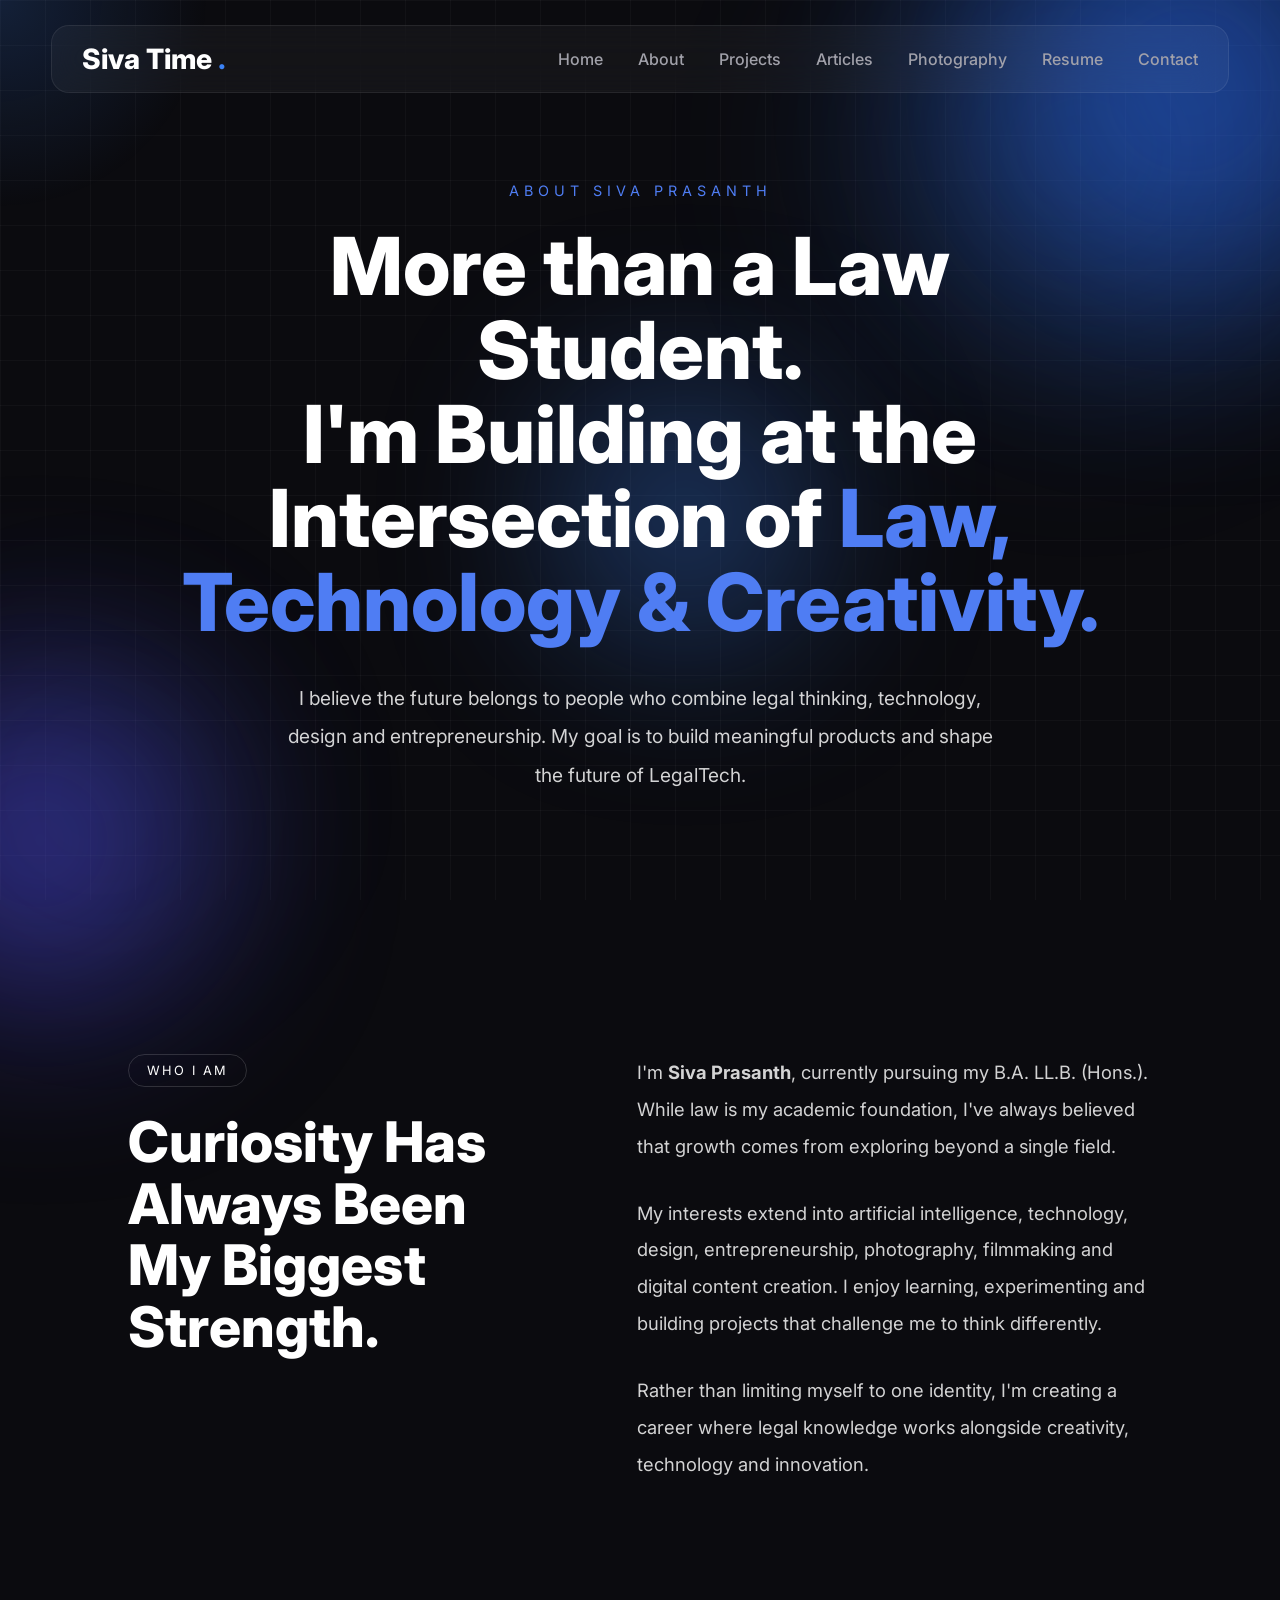
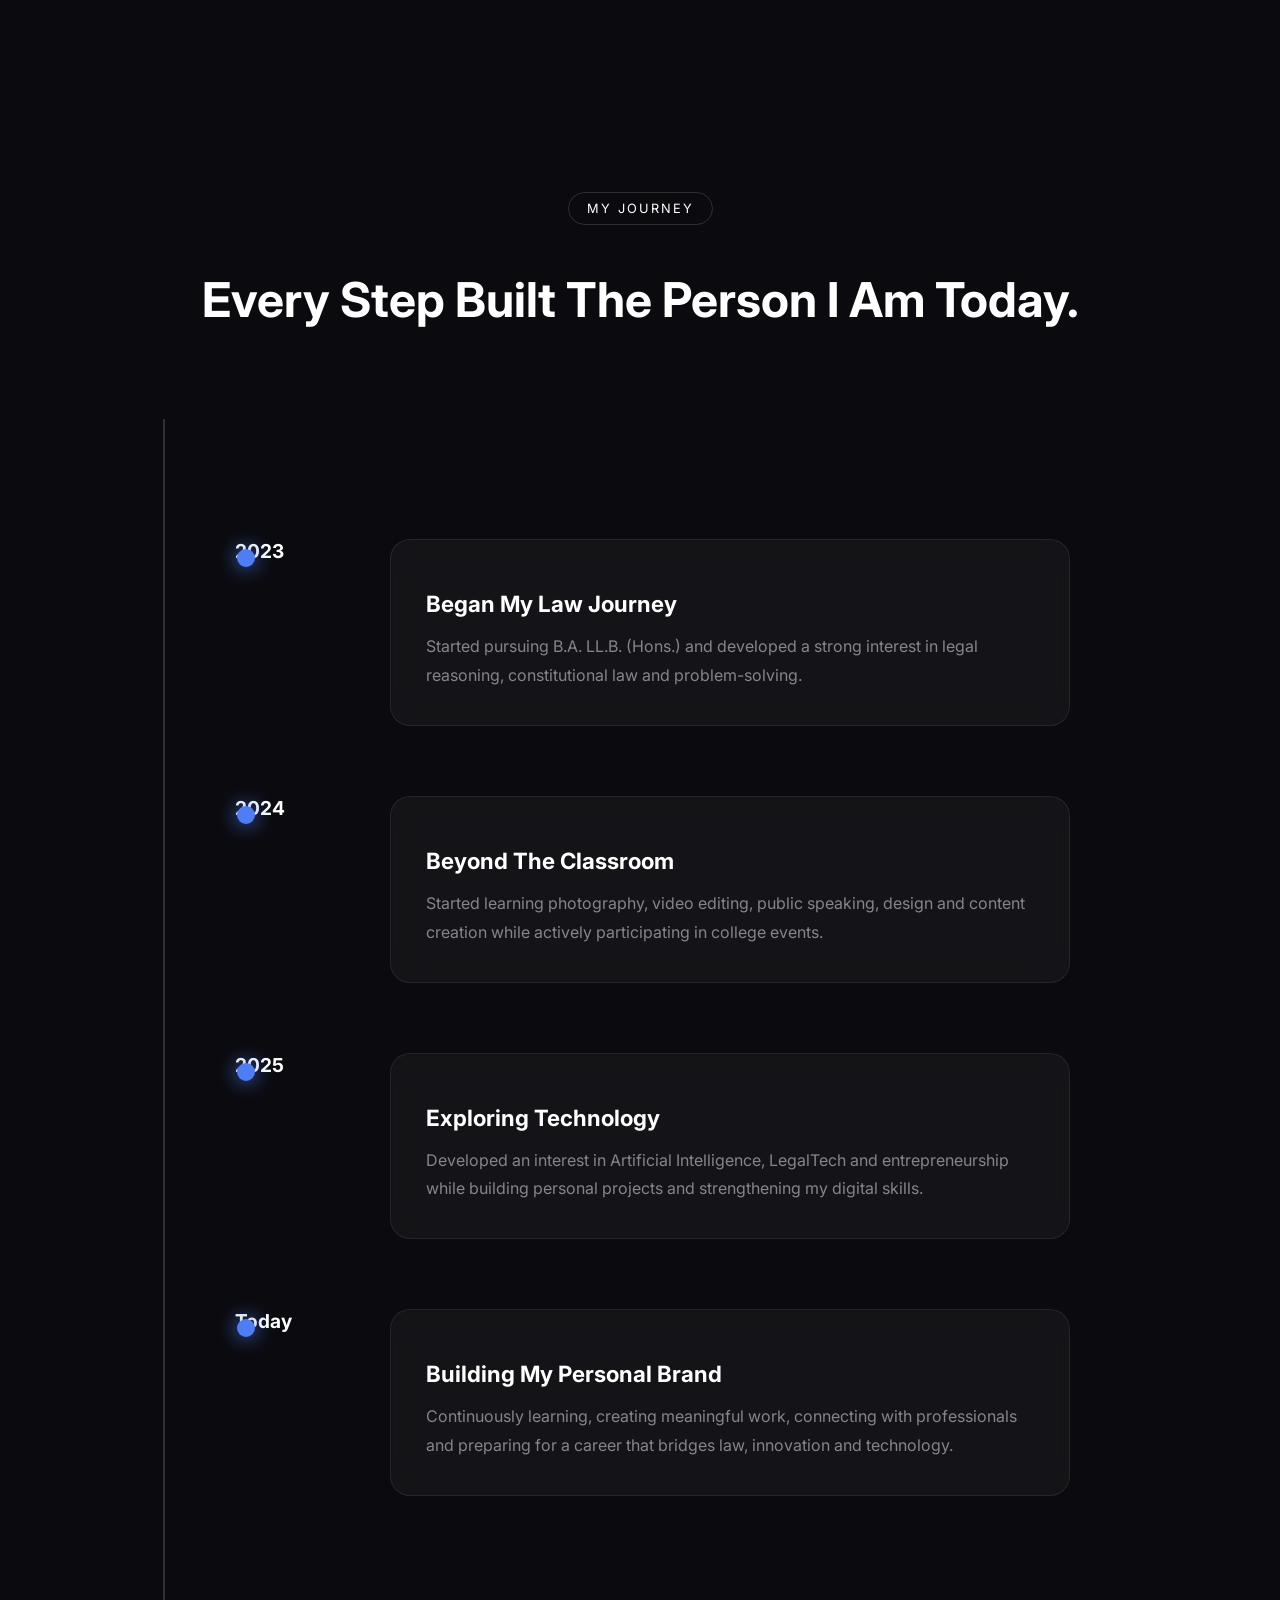
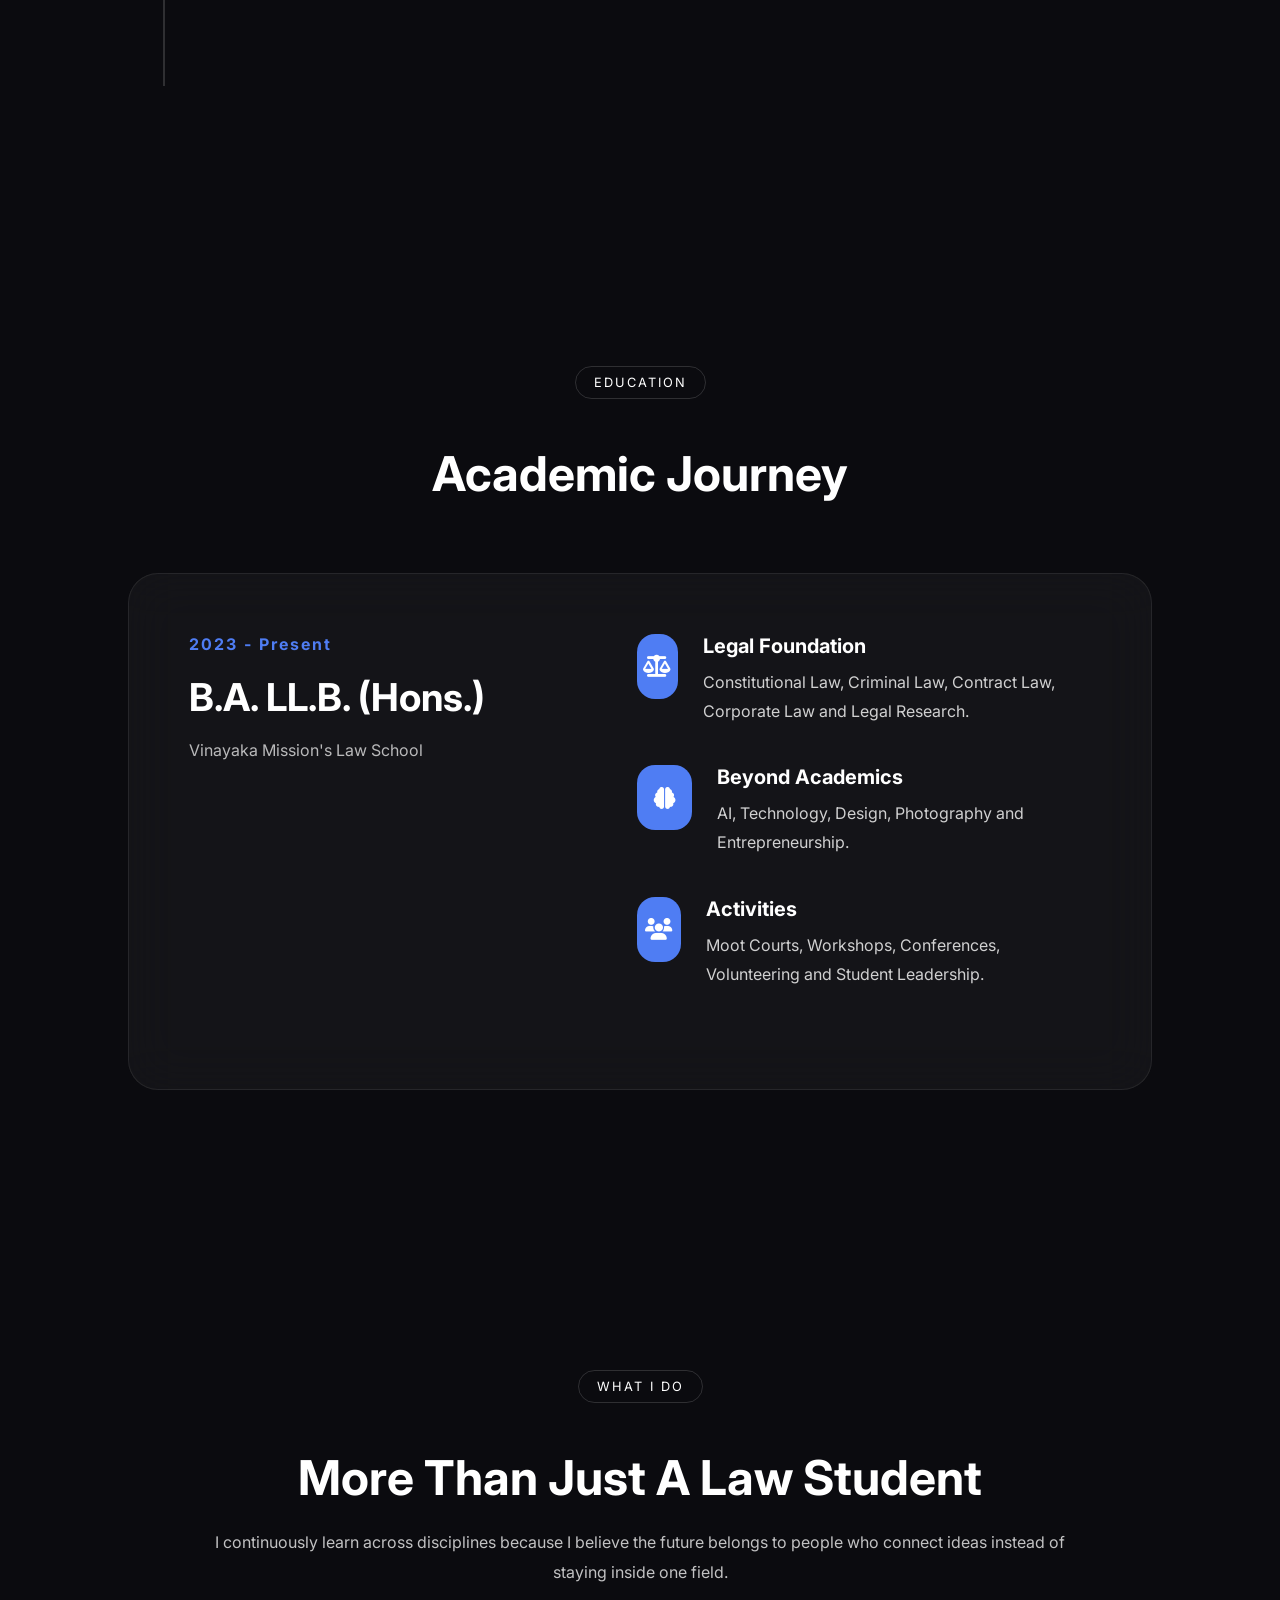
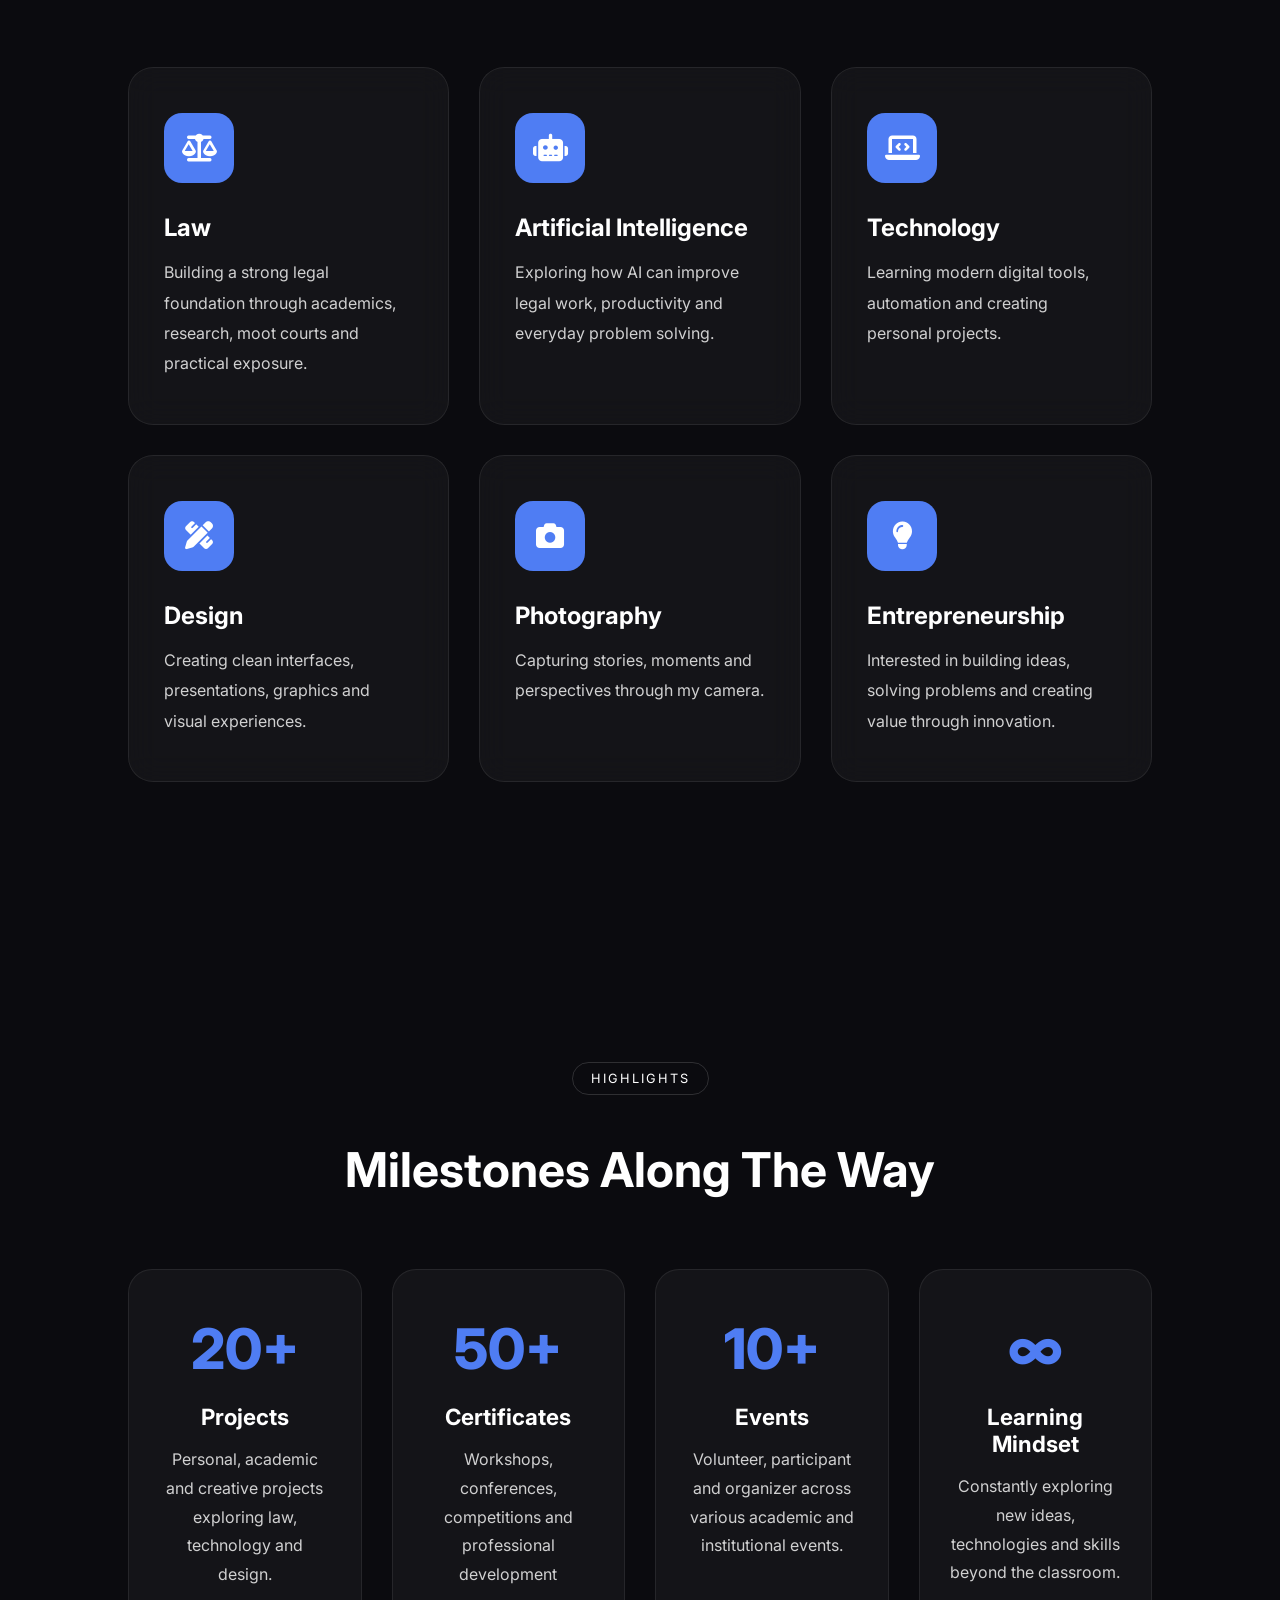
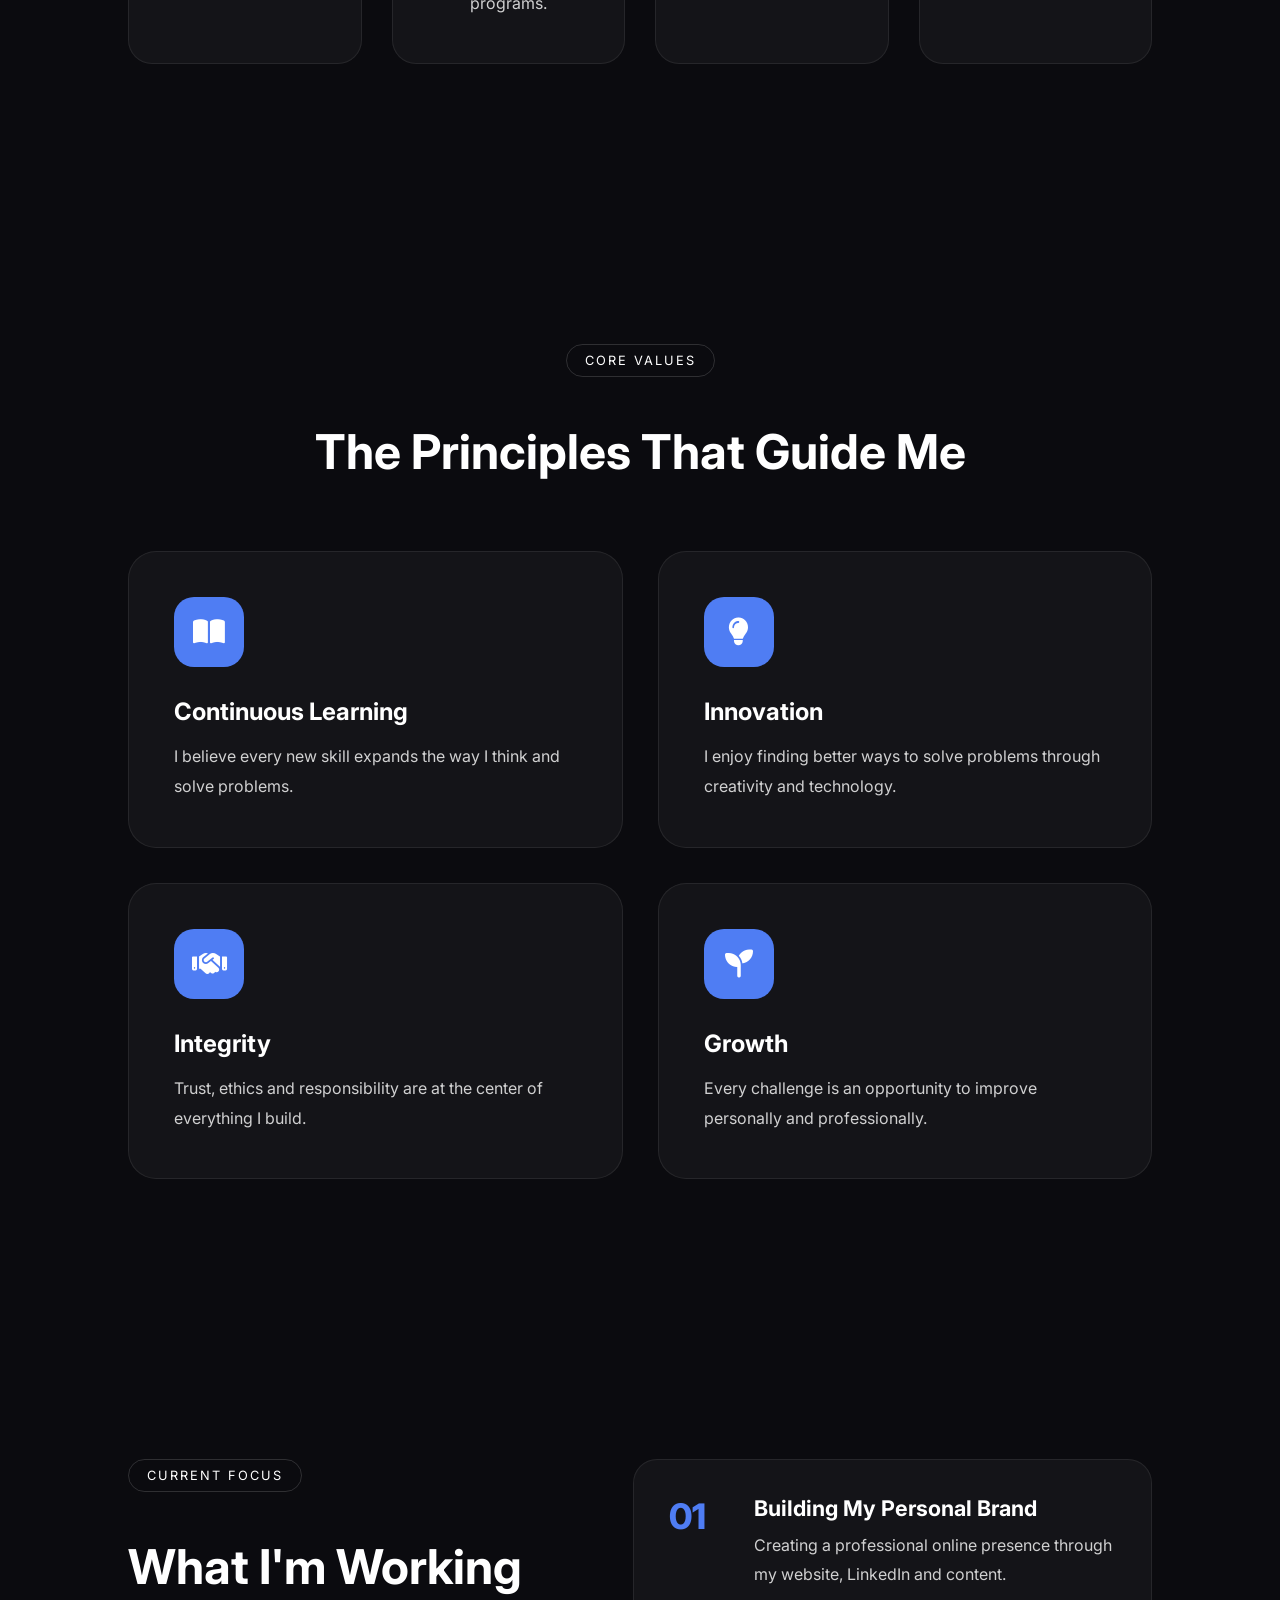
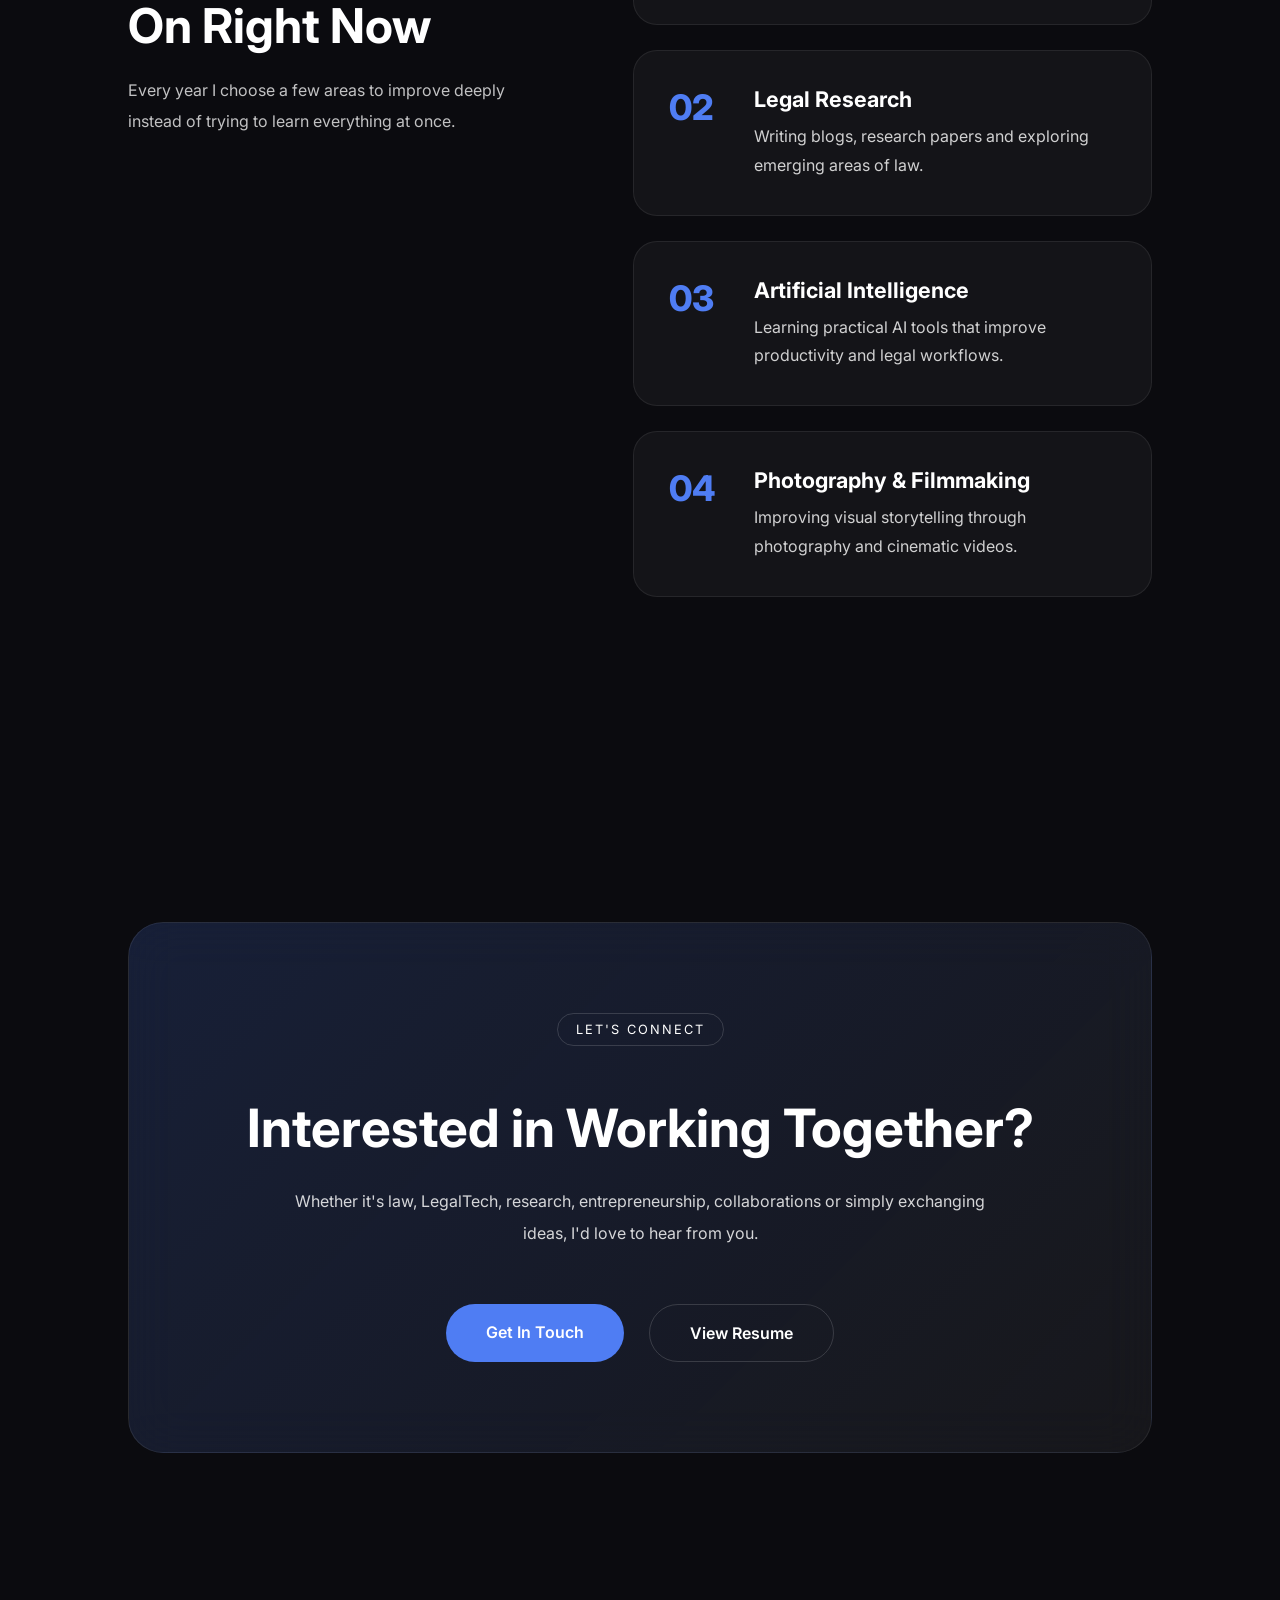
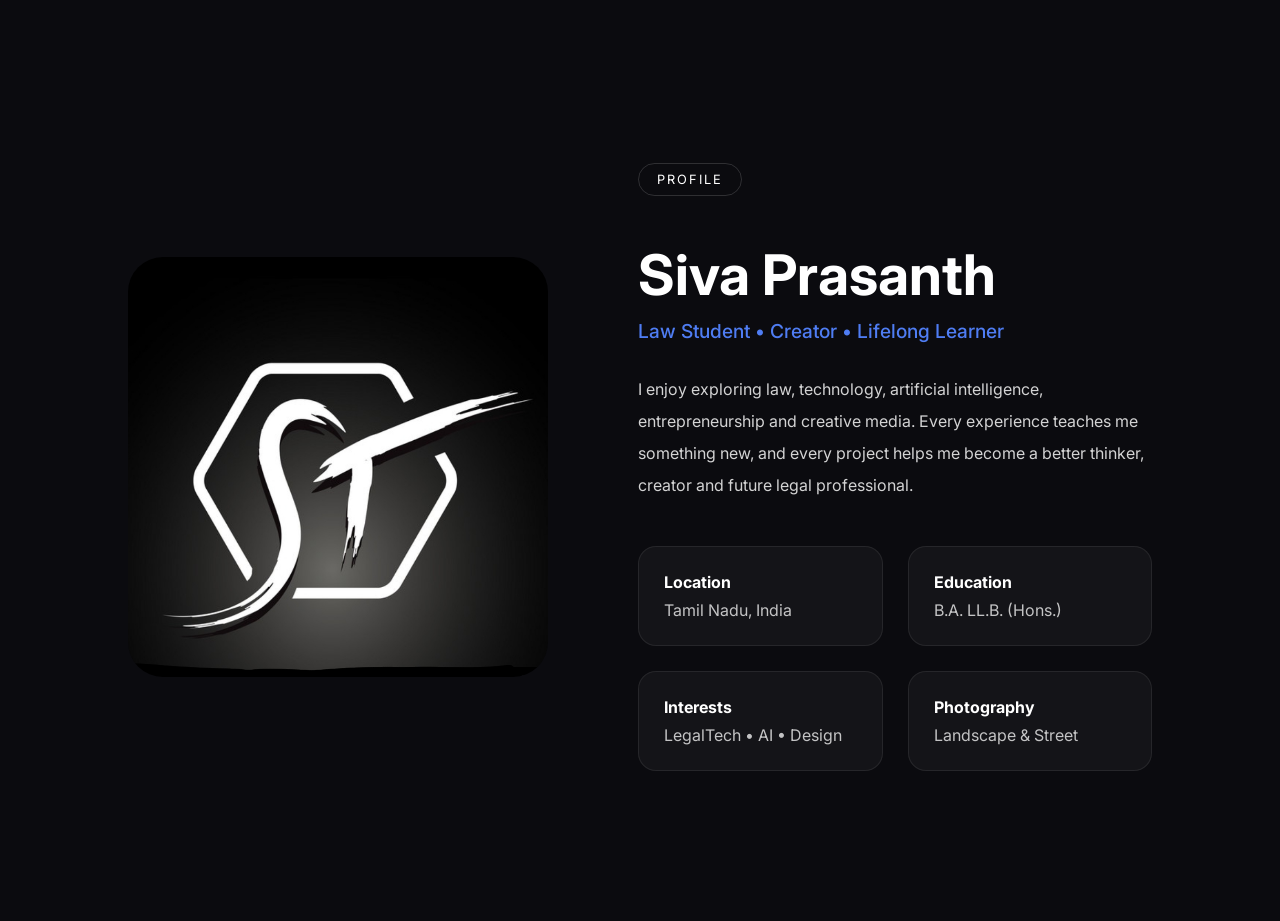
<file: about.html>
<!DOCTYPE html>
<html lang="en">

<head>
    <meta charset="UTF-8">
    <meta name="viewport" content="width=device-width, initial-scale=1.0">

    <title>About | Siva Prasanth</title>

    <meta name="description" content="Learn more about Siva Prasanth.">

    <link rel="stylesheet" href="css/variables.css">
    <link rel="stylesheet" href="css/style.css">
    <link rel="stylesheet" href="css/about.css">
    <link rel="stylesheet" href="css/animation.css">
    <link rel="stylesheet" href="css/responsive.css">

    <link rel="preconnect" href="https://fonts.googleapis.com">
    <link rel="preconnect" href="https://fonts.gstatic.com" crossorigin>

    <link href="https://fonts.googleapis.com/css2?family=Inter:wght@300;400;500;600;700;800;900&display=swap" rel="stylesheet">

    <link rel="stylesheet"
        href="https://cdnjs.cloudflare.com/ajax/libs/font-awesome/6.7.2/css/all.min.css">

</head>

<body>

<div class="mouse-glow"></div>

<div class="background-grid"></div>

<div class="floating-blur blur1"></div>
<div class="floating-blur blur2"></div>
<div class="floating-blur blur3"></div>

<header>

    <nav class="navbar">

        <div class="logo">
            Siva Time <span>.</span>
        </div>

        <ul class="nav-links">
            <li><a href="index.html">Home</a></li>
            <li><a class="active" href="about.html">About</a></li>
            <li><a href="projects.html">Projects</a></li>
            <li><a href="articles.html">Articles</a></li>
            <li><a href="photography.html">Photography</a></li>
            <li><a href="resume.html">Resume</a></li>
            <li><a href="contact.html">Contact</a></li>
        </ul>

        <div class="menu-btn">
            <i class="fas fa-bars"></i>
        </div>

    </nav>

</header>

<section class="about-hero">

    <div class="about-hero-content">

        <span class="about-label">
            ABOUT SIVA PRASANTH
        </span>

        <h1>
            More than a Law Student.<br>
            I'm Building at the Intersection of
            <span>Law, Technology & Creativity.</span>
        </h1>

        <p>
            I believe the future belongs to people who combine legal thinking,
            technology, design and entrepreneurship. My goal is to build
            meaningful products and shape the future of LegalTech.
        </p>

    </div>

</section>

<!-- NEXT SECTION HERE -->
<!-- ===================== WHO I AM ===================== -->

<section class="who-i-am">

    <div class="who-container">

        <div class="who-left">

            <span class="section-tag">WHO I AM</span>

            <h2>
                Curiosity Has Always Been My Biggest Strength.
            </h2>

        </div>

        <div class="who-right">

            <p>
                I'm <strong>Siva Prasanth</strong>, currently pursuing my
                B.A. LL.B. (Hons.). While law is my academic foundation,
                I've always believed that growth comes from exploring
                beyond a single field.
            </p>

            <p>
                My interests extend into artificial intelligence,
                technology, design, entrepreneurship, photography,
                filmmaking and digital content creation. I enjoy learning,
                experimenting and building projects that challenge me to
                think differently.
            </p>

            <p>
                Rather than limiting myself to one identity, I'm creating
                a career where legal knowledge works alongside creativity,
                technology and innovation.
            </p>

        </div>

    </div>

</section>
<!--==================== MY JOURNEY ====================-->

<section class="journey">

    <div class="journey-header">

        <span class="section-tag">MY JOURNEY</span>

        <h2>Every Step Built The Person I Am Today.</h2>

    </div>

    <div class="timeline">

        <div class="timeline-item">

            <div class="timeline-year">
                2023
            </div>

            <div class="timeline-content">

                <h3>Began My Law Journey</h3>

                <p>
                    Started pursuing B.A. LL.B. (Hons.) and developed a
                    strong interest in legal reasoning, constitutional law
                    and problem-solving.
                </p>

            </div>

        </div>

        <div class="timeline-item">

            <div class="timeline-year">
                2024
            </div>

            <div class="timeline-content">

                <h3>Beyond The Classroom</h3>

                <p>
                    Started learning photography, video editing,
                    public speaking, design and content creation while
                    actively participating in college events.
                </p>

            </div>

        </div>

        <div class="timeline-item">

            <div class="timeline-year">
                2025
            </div>

            <div class="timeline-content">

                <h3>Exploring Technology</h3>

                <p>
                    Developed an interest in Artificial Intelligence,
                    LegalTech and entrepreneurship while building
                    personal projects and strengthening my digital skills.
                </p>

            </div>

        </div>

        <div class="timeline-item">

            <div class="timeline-year">
                Today
            </div>

            <div class="timeline-content">

                <h3>Building My Personal Brand</h3>

                <p>
                    Continuously learning, creating meaningful work,
                    connecting with professionals and preparing for a
                    career that bridges law, innovation and technology.
                </p>

            </div>

        </div>

    </div>

</section>
<!--==================== EDUCATION ====================-->

<section class="education">

    <div class="education-title">

        <span class="section-tag">EDUCATION</span>

        <h2>Academic Journey</h2>

    </div>

    <div class="education-card">

        <div class="edu-left">

            <span class="edu-year">
                2023 - Present
            </span>

            <h3>
                B.A. LL.B. (Hons.)
            </h3>

            <h4>
                Vinayaka Mission's Law School
            </h4>

        </div>

        <div class="edu-right">

            <div class="edu-item">

                <i class="fa-solid fa-scale-balanced"></i>

                <div>

                    <h5>Legal Foundation</h5>

                    <p>
                        Constitutional Law, Criminal Law,
                        Contract Law, Corporate Law and
                        Legal Research.
                    </p>

                </div>

            </div>

            <div class="edu-item">

                <i class="fa-solid fa-brain"></i>

                <div>

                    <h5>Beyond Academics</h5>

                    <p>
                        AI, Technology, Design,
                        Photography and Entrepreneurship.
                    </p>

                </div>

            </div>

            <div class="edu-item">

                <i class="fa-solid fa-users"></i>

                <div>

                    <h5>Activities</h5>

                    <p>
                        Moot Courts, Workshops,
                        Conferences, Volunteering and
                        Student Leadership.
                    </p>

                </div>

            </div>

        </div>

    </div>

</section>
<!--==================== EXPERTISE ====================-->

<section class="expertise">

    <div class="expertise-header">

        <span class="section-tag">WHAT I DO</span>

        <h2>More Than Just A Law Student</h2>

        <p>
            I continuously learn across disciplines because I believe the future belongs
            to people who connect ideas instead of staying inside one field.
        </p>

    </div>

    <div class="expertise-grid">

        <div class="expertise-card">

            <i class="fa-solid fa-scale-balanced"></i>

            <h3>Law</h3>

            <p>
                Building a strong legal foundation through academics,
                research, moot courts and practical exposure.
            </p>

        </div>

        <div class="expertise-card">

            <i class="fa-solid fa-robot"></i>

            <h3>Artificial Intelligence</h3>

            <p>
                Exploring how AI can improve legal work,
                productivity and everyday problem solving.
            </p>

        </div>

        <div class="expertise-card">

            <i class="fa-solid fa-laptop-code"></i>

            <h3>Technology</h3>

            <p>
                Learning modern digital tools,
                automation and creating personal projects.
            </p>

        </div>

        <div class="expertise-card">

            <i class="fa-solid fa-pen-ruler"></i>

            <h3>Design</h3>

            <p>
                Creating clean interfaces,
                presentations, graphics and visual experiences.
            </p>

        </div>

        <div class="expertise-card">

            <i class="fa-solid fa-camera"></i>

            <h3>Photography</h3>

            <p>
                Capturing stories,
                moments and perspectives through my camera.
            </p>

        </div>

        <div class="expertise-card">

            <i class="fa-solid fa-lightbulb"></i>

            <h3>Entrepreneurship</h3>

            <p>
                Interested in building ideas,
                solving problems and creating value through innovation.
            </p>

        </div>

    </div>

</section>
<!--==================== ACHIEVEMENTS ====================-->

<section class="achievements">

    <div class="achievements-heading">

        <span class="section-tag">HIGHLIGHTS</span>

        <h2>Milestones Along The Way</h2>

    </div>

    <div class="achievement-grid">

        <div class="achievement-card">

            <span class="achievement-number">20+</span>

            <h3>Projects</h3>

            <p>
                Personal, academic and creative projects exploring law,
                technology and design.
            </p>

        </div>

        <div class="achievement-card">

            <span class="achievement-number">50+</span>

            <h3>Certificates</h3>

            <p>
                Workshops, conferences, competitions and professional
                development programs.
            </p>

        </div>

        <div class="achievement-card">

            <span class="achievement-number">10+</span>

            <h3>Events</h3>

            <p>
                Volunteer, participant and organizer across various
                academic and institutional events.
            </p>

        </div>

        <div class="achievement-card">

            <span class="achievement-number">∞</span>

            <h3>Learning Mindset</h3>

            <p>
                Constantly exploring new ideas, technologies and skills
                beyond the classroom.
            </p>

        </div>

    </div>

</section>
<!--==================== CORE VALUES ====================-->

<section class="values">

    <div class="values-header">

        <span class="section-tag">CORE VALUES</span>

        <h2>The Principles That Guide Me</h2>

    </div>

    <div class="values-grid">

        <div class="value-card">

            <div class="value-icon">
                <i class="fa-solid fa-book-open"></i>
            </div>

            <h3>Continuous Learning</h3>

            <p>
                I believe every new skill expands the way I think and solve problems.
            </p>

        </div>

        <div class="value-card">

            <div class="value-icon">
                <i class="fa-solid fa-lightbulb"></i>
            </div>

            <h3>Innovation</h3>

            <p>
                I enjoy finding better ways to solve problems through creativity and technology.
            </p>

        </div>

        <div class="value-card">

            <div class="value-icon">
                <i class="fa-solid fa-handshake"></i>
            </div>

            <h3>Integrity</h3>

            <p>
                Trust, ethics and responsibility are at the center of everything I build.
            </p>

        </div>

        <div class="value-card">

            <div class="value-icon">
                <i class="fa-solid fa-seedling"></i>
            </div>

            <h3>Growth</h3>

            <p>
                Every challenge is an opportunity to improve personally and professionally.
            </p>

        </div>

    </div>

</section>
<!--==================== CURRENT FOCUS ====================-->

<section class="current-focus">

    <div class="focus-left">

        <span class="section-tag">CURRENT FOCUS</span>

        <h2>What I'm Working On Right Now</h2>

        <p>
            Every year I choose a few areas to improve deeply instead of
            trying to learn everything at once.
        </p>

    </div>

    <div class="focus-right">

        <div class="focus-item">
            <span>01</span>
            <div>
                <h3>Building My Personal Brand</h3>
                <p>Creating a professional online presence through my website, LinkedIn and content.</p>
            </div>
        </div>

        <div class="focus-item">
            <span>02</span>
            <div>
                <h3>Legal Research</h3>
                <p>Writing blogs, research papers and exploring emerging areas of law.</p>
            </div>
        </div>

        <div class="focus-item">
            <span>03</span>
            <div>
                <h3>Artificial Intelligence</h3>
                <p>Learning practical AI tools that improve productivity and legal workflows.</p>
            </div>
        </div>

        <div class="focus-item">
            <span>04</span>
            <div>
                <h3>Photography & Filmmaking</h3>
                <p>Improving visual storytelling through photography and cinematic videos.</p>
            </div>
        </div>

    </div>

</section>
<!--==================== CONTACT CTA ====================-->

<section class="about-cta">

    <div class="cta-box">

        <span class="section-tag">LET'S CONNECT</span>

        <h2>
            Interested in Working Together?
        </h2>

        <p>
            Whether it's law, LegalTech, research, entrepreneurship,
            collaborations or simply exchanging ideas, I'd love to hear from you.
        </p>

        <div class="cta-buttons">

            <a href="contact.html" class="primary-btn">
                Get In Touch
            </a>

            <a href="resume.html" class="secondary-btn">
                View Resume
            </a>

        </div>

    </div>

</section>
<!--==================== PROFILE ====================-->

<section class="profile-section">

    <div class="profile-image">

        <div class="image-wrapper">

            <img src="assets/images/profile.jpg" alt="Siva Prasanth">

        </div>

    </div>

    <div class="profile-content">

        <span class="section-tag">PROFILE</span>

        <h2>Siva Prasanth</h2>

        <h4>Law Student • Creator • Lifelong Learner</h4>

        <p>
            I enjoy exploring law, technology, artificial intelligence,
            entrepreneurship and creative media. Every experience teaches
            me something new, and every project helps me become a better
            thinker, creator and future legal professional.
        </p>

        <div class="profile-info">

            <div>

                <h5>Location</h5>

                <p>Tamil Nadu, India</p>

            </div>

            <div>

                <h5>Education</h5>

                <p>B.A. LL.B. (Hons.)</p>

            </div>

            <div>

                <h5>Interests</h5>

                <p>LegalTech • AI • Design</p>

            </div>

            <div>

                <h5>Photography</h5>

                <p>Landscape & Street</p>

            </div>

        </div>

    </div>

</section>
<script src="js/main.js"></script>
<script src="js/about.js"></script>
</body>

</html>
</file>
<file: css/variables.css>
:root{

    /* Colors */

    --bg:#0B0B0F;
    --card:#151515;
    --primary:#FFFFFF;
    --secondary:#A1A1AA;
    --accent:#3B82F6;

    --border:rgba(255,255,255,.08);

    --glass:rgba(255,255,255,.05);

    /* Typography */

    --font:'Inter',sans-serif;

    /* Radius */

    --radius:18px;

    /* Transition */

    --transition:.35s ease;

    /* Container */

    --container:1200px;

}
</file>
<file: css/style.css>
/* ===========================
   GLOBAL
=========================== */

*{
    margin:0;
    padding:0;
    box-sizing:border-box;
}

html{
    scroll-behavior:smooth;
}

body{

    background:var(--bg);

    color:var(--primary);

    font-family:var(--font);

    overflow-x:hidden;

}

/* ===========================
BACKGROUND
=========================== */

body::before{

content:"";

position:fixed;

width:700px;

height:700px;

background:radial-gradient(circle,
rgba(59,130,246,.20),
transparent 70%);

top:-200px;

right:-150px;

z-index:-1;

filter:blur(60px);

}

body::after{

content:"";

position:fixed;

width:500px;

height:500px;

background:radial-gradient(circle,
rgba(59,130,246,.08),
transparent 70%);

bottom:-150px;

left:-150px;

filter:blur(60px);

z-index:-1;

}

/* ===========================
NAVBAR
=========================== */

header{

position:fixed;

width:100%;

top:0;

left:0;

z-index:999;

padding:25px 0;

}

.navbar{

width:min(92%,1200px);

margin:auto;

display:flex;

justify-content:space-between;

align-items:center;

padding:16px 30px;

background:rgba(255,255,255,.04);

backdrop-filter:blur(18px);

border:1px solid rgba(255,255,255,.08);

border-radius:18px;

}

.logo{

font-size:28px;

font-weight:800;

cursor:pointer;

}

.logo span{

color:var(--accent);

}

.nav-links{

display:flex;

gap:35px;

list-style:none;

}

.nav-links a{

color:var(--secondary);

text-decoration:none;

transition:.3s;

font-weight:500;

}

.nav-links a:hover{

color:white;

}

.menu-btn{

display:none;

font-size:22px;

cursor:pointer;

}

/* ===========================
HERO
=========================== */

.hero{

min-height:100vh;

display:flex;

align-items:center;

justify-content:center;

padding:140px 8%;

}

.hero-content{

max-width:900px;

}

.small-title{

color:var(--accent);

font-weight:700;

margin-bottom:25px;

letter-spacing:1px;

}

.hero h1{

font-size:clamp(3rem,7vw,6rem);

line-height:1.08;

font-weight:900;

margin-bottom:30px;

}

.hero h1 span{

color:var(--accent);

}

.hero h2{

font-size:34px;

margin-bottom:25px;

font-weight:600;

color:var(--secondary);

}

#typing{

color:var(--accent);

}

.hero-description{

max-width:700px;

font-size:20px;

line-height:1.8;

color:var(--secondary);

margin-bottom:45px;

}

/* ===========================
BUTTONS
=========================== */

.hero-buttons{

display:flex;

gap:20px;

margin-bottom:45px;

flex-wrap:wrap;

}

.btn{

padding:18px 36px;

border-radius:999px;

text-decoration:none;

font-weight:700;

transition:.35s;

}

.primary{

background:var(--accent);

color:white;

}

.primary:hover{

transform:translateY(-5px);

box-shadow:0 15px 40px rgba(59,130,246,.35);

}

.secondary{

border:1px solid rgba(255,255,255,.12);

color:white;

}

.secondary:hover{

background:white;

color:black;

}

/* ===========================
SOCIALS
=========================== */

.socials{

display:flex;

gap:22px;

}

.socials a{

width:55px;

height:55px;

border-radius:50%;

display:flex;

justify-content:center;

align-items:center;

background:rgba(255,255,255,.05);

color:white;

text-decoration:none;

font-size:20px;

transition:.35s;

}

.socials a:hover{

background:var(--accent);

transform:translateY(-6px);

}

/* ===========================
SCROLLBAR
=========================== */

::-webkit-scrollbar{

width:10px;

}

::-webkit-scrollbar-thumb{

background:var(--accent);

border-radius:20px;

}

::-webkit-scrollbar-track{

background:#111;

}
/*====================================
GRID BACKGROUND
====================================*/

.background-grid{

position:fixed;

inset:0;

background-image:

linear-gradient(rgba(255,255,255,.03) 1px,transparent 1px),

linear-gradient(90deg,rgba(255,255,255,.03) 1px,transparent 1px);

background-size:45px 45px;

z-index:-4;

}

/*====================================
GLOWS
====================================*/

.floating-blur{

position:fixed;

border-radius:50%;

filter:blur(100px);

opacity:.55;

z-index:-3;

animation:moveGlow 15s infinite alternate ease-in-out;

}

.blur1{

width:420px;

height:420px;

background:#2563eb;

top:-120px;

right:-120px;

}

.blur2{

width:320px;

height:320px;

background:#4f46e5;

bottom:-100px;

left:-120px;

animation-duration:18s;

}

.blur3{

width:220px;

height:220px;

background:#3b82f6;

top:45%;

left:45%;

animation-duration:12s;

}

/*====================================
MOUSE GLOW
====================================*/

.mouse-glow{

position:fixed;

width:420px;

height:420px;

background:radial-gradient(circle,
rgba(59,130,246,.18),
transparent 70%);

border-radius:50%;

pointer-events:none;

transform:translate(-50%,-50%);

z-index:-2;

transition:transform .08s linear;

}

/*====================================
SCROLL INDICATOR
====================================*/

.scroll-indicator{

position:absolute;

bottom:40px;

left:50%;

transform:translateX(-50%);

}

.scroll-indicator span{

display:block;

width:24px;

height:40px;

border:2px solid rgba(255,255,255,.5);

border-radius:30px;

position:relative;

}

.scroll-indicator span::before{

content:"";

position:absolute;

width:5px;

height:8px;

background:white;

left:50%;

top:7px;

transform:translateX(-50%);

border-radius:20px;

animation:scrollDown 2s infinite;

}
/*==================================
ABOUT
==================================*/

.about{

padding:120px 8%;

}

.section-title{

text-align:center;

margin-bottom:70px;

}

.section-title p{

color:var(--accent);

font-weight:700;

letter-spacing:2px;

margin-bottom:15px;

}

.section-title h2{

font-size:clamp(2rem,5vw,3.2rem);

}

.about-container{

display:grid;

grid-template-columns:1fr 1.3fr;

gap:70px;

align-items:center;

max-width:1200px;

margin:auto;

}

.about-image{

width:380px;

height:380px;

margin:auto;

border-radius:30px;

overflow:hidden;

background:rgba(255,255,255,.05);

border:1px solid rgba(255,255,255,.08);

}

.about-image img{

width:100%;

height:100%;

object-fit:cover;

transition:.5s;

}

.about-image:hover img{

transform:scale(1.05);

}

.about-right h3{

font-size:38px;

margin-bottom:25px;

}

.about-right p{

color:var(--secondary);

font-size:18px;

line-height:1.9;

margin-bottom:25px;

}

.stats{

display:grid;

grid-template-columns:repeat(3,1fr);

gap:20px;

margin-top:40px;

}

.stat-card{

background:rgba(255,255,255,.05);

border:1px solid rgba(255,255,255,.08);

border-radius:20px;

padding:30px;

text-align:center;

transition:.35s;

}

.stat-card:hover{

transform:translateY(-8px);

border-color:var(--accent);

}

.stat-card h2{

font-size:42px;

color:var(--accent);

margin-bottom:10px;

}

.stat-card p{

margin:0;

}
/*==================================
SKILLS
==================================*/

.skills{

padding:120px 8%;

}

.skills-grid{

max-width:1200px;

margin:auto;

display:grid;

grid-template-columns:repeat(3,1fr);

gap:30px;

}

.skill-card{

background:rgba(255,255,255,.05);

border:1px solid rgba(255,255,255,.08);

border-radius:24px;

padding:40px 30px;

transition:.35s ease;

position:relative;

overflow:hidden;

}

.skill-card::before{

content:"";

position:absolute;

top:0;

left:-100%;

width:100%;

height:100%;

background:linear-gradient(
90deg,
transparent,
rgba(255,255,255,.08),
transparent);

transition:.6s;

}

.skill-card:hover::before{

left:100%;

}

.skill-card:hover{

transform:translateY(-10px);

border-color:var(--accent);

box-shadow:0 20px 50px rgba(59,130,246,.18);

}

.skill-card i{

font-size:42px;

color:var(--accent);

margin-bottom:25px;

}

.skill-card h3{

font-size:24px;

margin-bottom:15px;

}

.skill-card p{

color:var(--secondary);

line-height:1.8;

}
/*==================================
PROJECTS
==================================*/

.projects{

padding:120px 8%;

}

.projects-grid{

max-width:1200px;

margin:auto;

display:grid;

grid-template-columns:repeat(2,1fr);

gap:35px;

}

.project-card{

background:rgba(255,255,255,.05);

border:1px solid rgba(255,255,255,.08);

border-radius:25px;

overflow:hidden;

transition:.4s;

}

.project-card:hover{

transform:translateY(-10px);

border-color:var(--accent);

box-shadow:0 25px 60px rgba(59,130,246,.2);

}

.project-image{

height:220px;

overflow:hidden;

}

.project-image img{

width:100%;

height:100%;

object-fit:cover;

transition:.5s;

}

.project-card:hover img{

transform:scale(1.08);

}

.project-content{

padding:30px;

}

.tags{

display:flex;

gap:10px;

margin-bottom:18px;

flex-wrap:wrap;

}

.tags span{

padding:6px 14px;

background:rgba(59,130,246,.15);

color:var(--accent);

border-radius:999px;

font-size:13px;

font-weight:600;

}

.project-content h3{

font-size:26px;

margin-bottom:15px;

}

.project-content p{

color:var(--secondary);

line-height:1.8;

margin-bottom:25px;

}

.project-btn{

display:inline-block;

text-decoration:none;

font-weight:700;

color:var(--accent);

transition:.3s;

}

.project-btn:hover{

letter-spacing:1px;

}
/*==================================
TIMELINE
==================================*/

.timeline{

padding:120px 8%;

}

.timeline-container{

max-width:900px;

margin:auto;

position:relative;

padding-left:40px;

}

.timeline-container::before{

content:"";

position:absolute;

left:10px;

top:0;

width:3px;

height:100%;

background:rgba(59,130,246,.4);

}

.timeline-item{

position:relative;

margin-bottom:60px;

}

.timeline-dot{

position:absolute;

left:-40px;

top:10px;

width:22px;

height:22px;

border-radius:50%;

background:var(--accent);

box-shadow:0 0 25px rgba(59,130,246,.6);

}

.timeline-content{

background:rgba(255,255,255,.05);

border:1px solid rgba(255,255,255,.08);

padding:30px;

border-radius:20px;

transition:.35s;

}

.timeline-content:hover{

transform:translateX(8px);

border-color:var(--accent);

}

.timeline-content span{

color:var(--accent);

font-weight:700;

}

.timeline-content h3{

margin:15px 0;

font-size:28px;

}

.timeline-content p{

color:var(--secondary);

line-height:1.8;

}
</file>
<file: css/about.css>
/* ================= WHO I AM ================= */

.who-i-am{
    padding:140px 10%;
}

.who-container{
    max-width:1300px;
    margin:auto;
    display:grid;
    grid-template-columns:1fr 1.2fr;
    gap:80px;
    align-items:flex-start;
}

.section-tag{
    display:inline-block;
    padding:8px 18px;
    border:1px solid rgba(255,255,255,.15);
    border-radius:50px;
    letter-spacing:2px;
    font-size:.8rem;
    margin-bottom:25px;
}

.who-left h2{
    font-size:3.5rem;
    line-height:1.1;
    font-weight:800;
}

.who-right p{
    font-size:1.15rem;
    line-height:2;
    opacity:.82;
    margin-bottom:30px;
}

@media(max-width:991px){

.who-container{
grid-template-columns:1fr;
gap:50px;
}

.who-left h2{
font-size:2.5rem;
}

}
/*==================== JOURNEY ====================*/

.journey{

    padding:140px 10%;
    max-width:1300px;
    margin:auto;

}

.journey-header{

    text-align:center;
    margin-bottom:90px;

}

.journey-header h2{

    font-size:3rem;
    margin-top:20px;

}

.timeline{

    position:relative;
    margin-left:25px;

}

.timeline::before{

    content:"";
    position:absolute;
    left:10px;
    top:0;
    width:2px;
    height:100%;
    background:rgba(255,255,255,.15);

}

.timeline-item{

    position:relative;
    display:flex;
    gap:45px;
    margin-bottom:70px;

}

.timeline-item::before{

    content:"";
    position:absolute;
    left:2px;
    top:10px;
    width:18px;
    height:18px;
    border-radius:50%;
    background:#4F7DF3;
    box-shadow:0 0 20px #4F7DF3;

}

.timeline-year{

    min-width:110px;
    font-size:1.2rem;
    font-weight:700;

}

.timeline-content{

    background:rgba(255,255,255,.04);
    border:1px solid rgba(255,255,255,.08);
    border-radius:20px;
    padding:35px;
    backdrop-filter:blur(15px);
    transition:.4s;

}

.timeline-content:hover{

    transform:translateY(-8px);
    border-color:#4F7DF3;

}

.timeline-content h3{

    margin-bottom:15px;
    font-size:1.4rem;

}

.timeline-content p{

    line-height:1.8;
    opacity:.8;

}

@media(max-width:768px){

.timeline-item{

flex-direction:column;
padding-left:30px;

}

.timeline-year{

margin-bottom:15px;

}

}
/*==================== EDUCATION ====================*/

.education{

    padding:140px 10%;

}

.education-title{

    text-align:center;
    margin-bottom:70px;

}

.education-title h2{

    font-size:3rem;
    margin-top:20px;

}

.education-card{

    max-width:1250px;
    margin:auto;

    display:grid;
    grid-template-columns:1fr 1.2fr;

    gap:70px;

    padding:60px;

    border-radius:30px;

    background:rgba(255,255,255,.04);

    border:1px solid rgba(255,255,255,.08);

    backdrop-filter:blur(25px);

}

.edu-year{

    color:#4F7DF3;
    font-weight:700;
    letter-spacing:2px;

}

.edu-left h3{

    font-size:2.4rem;
    margin:20px 0;

}

.edu-left h4{

    font-weight:400;
    opacity:.7;

}

.edu-item{

    display:flex;
    gap:25px;

    margin-bottom:40px;

}

.edu-item i{

    width:65px;
    height:65px;

    display:flex;
    align-items:center;
    justify-content:center;

    border-radius:18px;

    background:#4F7DF3;

    font-size:22px;

}

.edu-item h5{

    font-size:1.25rem;
    margin-bottom:10px;

}

.edu-item p{

    line-height:1.8;
    opacity:.8;

}

@media(max-width:991px){

.education-card{

grid-template-columns:1fr;

padding:35px;

}

}
/*==================== EXPERTISE ====================*/

.expertise{

    padding:140px 10%;

}

.expertise-header{

    max-width:850px;
    margin:auto;
    text-align:center;
    margin-bottom:80px;

}

.expertise-header h2{

    font-size:3rem;
    margin:20px 0;

}

.expertise-header p{

    opacity:.75;
    line-height:1.9;

}

.expertise-grid{

    max-width:1300px;
    margin:auto;

    display:grid;
    grid-template-columns:repeat(3,1fr);

    gap:30px;

}

.expertise-card{

    padding:45px 35px;

    border-radius:25px;

    background:rgba(255,255,255,.04);

    border:1px solid rgba(255,255,255,.08);

    transition:.35s;

    backdrop-filter:blur(15px);

}

.expertise-card:hover{

    transform:translateY(-10px);

    border-color:#4F7DF3;

}

.expertise-card i{

    width:70px;
    height:70px;

    display:flex;
    align-items:center;
    justify-content:center;

    border-radius:18px;

    background:#4F7DF3;

    font-size:28px;

    margin-bottom:30px;

}

.expertise-card h3{

    font-size:1.5rem;

    margin-bottom:15px;

}

.expertise-card p{

    line-height:1.9;

    opacity:.8;

}

@media(max-width:1100px){

.expertise-grid{

grid-template-columns:repeat(2,1fr);

}

}

@media(max-width:768px){

.expertise-grid{

grid-template-columns:1fr;

}

.expertise-header h2{

font-size:2.3rem;

}

}
/*==================== ACHIEVEMENTS ====================*/

.achievements{

    padding:140px 10%;

}

.achievements-heading{

    text-align:center;
    margin-bottom:70px;

}

.achievements-heading h2{

    font-size:3rem;
    margin-top:20px;

}

.achievement-grid{

    max-width:1300px;
    margin:auto;

    display:grid;
    grid-template-columns:repeat(4,1fr);

    gap:30px;

}

.achievement-card{

    text-align:center;

    padding:45px 30px;

    border-radius:24px;

    background:rgba(255,255,255,.04);

    border:1px solid rgba(255,255,255,.08);

    transition:.35s;

}

.achievement-card:hover{

    transform:translateY(-10px);

    border-color:#4F7DF3;

}

.achievement-number{

    display:block;

    font-size:3.5rem;

    font-weight:800;

    color:#4F7DF3;

    margin-bottom:20px;

}

.achievement-card h3{

    margin-bottom:15px;

    font-size:1.4rem;

}

.achievement-card p{

    opacity:.8;

    line-height:1.8;

}

@media(max-width:1100px){

.achievement-grid{

grid-template-columns:repeat(2,1fr);

}

}

@media(max-width:768px){

.achievement-grid{

grid-template-columns:1fr;

}

.achievements-heading h2{

font-size:2.3rem;

}

}
/*==================== VALUES ====================*/

.values{

    padding:140px 10%;

}

.values-header{

    text-align:center;
    margin-bottom:70px;

}

.values-header h2{

    font-size:3rem;
    margin-top:20px;

}

.values-grid{

    max-width:1300px;
    margin:auto;

    display:grid;
    grid-template-columns:repeat(2,1fr);

    gap:35px;

}

.value-card{

    position:relative;

    padding:45px;

    border-radius:28px;

    background:rgba(255,255,255,.04);

    border:1px solid rgba(255,255,255,.08);

    overflow:hidden;

    transition:.35s;

}

.value-card:hover{

    transform:translateY(-8px);

    border-color:#4F7DF3;

}

.value-icon{

    width:70px;
    height:70px;

    display:flex;
    align-items:center;
    justify-content:center;

    border-radius:20px;

    background:#4F7DF3;

    margin-bottom:30px;

}

.value-icon i{

    font-size:28px;

}

.value-card h3{

    font-size:1.5rem;

    margin-bottom:15px;

}

.value-card p{

    line-height:1.9;

    opacity:.8;

}

@media(max-width:768px){

.values-grid{

grid-template-columns:1fr;

}

.values-header h2{

font-size:2.3rem;

}

}
/*==================== CURRENT FOCUS ====================*/

.current-focus{

    max-width:1300px;
    margin:auto;
    padding:140px 10%;

    display:grid;
    grid-template-columns:.9fr 1.1fr;
    gap:80px;
    align-items:start;

}

.focus-left h2{

    font-size:3rem;
    margin:20px 0;

}

.focus-left p{

    opacity:.75;
    line-height:1.9;

}

.focus-item{

    display:flex;
    gap:25px;

    padding:35px;

    margin-bottom:25px;

    border-radius:24px;

    background:rgba(255,255,255,.04);

    border:1px solid rgba(255,255,255,.08);

    transition:.35s;

}

.focus-item:hover{

    transform:translateX(10px);

    border-color:#4F7DF3;

}

.focus-item span{

    font-size:2.2rem;
    font-weight:800;
    color:#4F7DF3;
    min-width:60px;

}

.focus-item h3{

    margin-bottom:10px;
    font-size:1.35rem;

}

.focus-item p{

    opacity:.8;
    line-height:1.8;

}

@media(max-width:991px){

.current-focus{

grid-template-columns:1fr;

}

.focus-left h2{

font-size:2.3rem;

}

}
/*==================== ABOUT CTA ====================*/

.about-cta{

    padding:160px 10%;

}

.cta-box{

    max-width:1100px;
    margin:auto;

    text-align:center;

    padding:90px 70px;

    border-radius:35px;

    background:linear-gradient(
    135deg,
    rgba(79,125,243,.18),
    rgba(255,255,255,.05)
    );

    border:1px solid rgba(255,255,255,.08);

    backdrop-filter:blur(25px);

}

.cta-box h2{

    font-size:3.3rem;

    margin:25px 0;

}

.cta-box p{

    max-width:700px;

    margin:0 auto;

    line-height:2;

    opacity:.82;

}

.cta-buttons{

    margin-top:55px;

    display:flex;

    justify-content:center;

    gap:25px;

    flex-wrap:wrap;

}

.primary-btn,
.secondary-btn{

    padding:18px 40px;

    border-radius:60px;

    text-decoration:none;

    font-weight:600;

    transition:.35s;

}

.primary-btn{

    background:#4F7DF3;

    color:#fff;

}

.primary-btn:hover{

    transform:translateY(-6px);

}

.secondary-btn{

    border:1px solid rgba(255,255,255,.15);

    color:#fff;

}

.secondary-btn:hover{

    background:rgba(255,255,255,.08);

    transform:translateY(-6px);

}

@media(max-width:768px){

.cta-box{

padding:60px 30px;

}

.cta-box h2{

font-size:2.3rem;

}

}
/*=============================================
        PREMIUM HOVER ANIMATIONS
=============================================*/

.who-i-am,
.journey,
.education,
.expertise,
.achievements,
.values,
.current-focus,
.about-cta{

    position:relative;
    z-index:1;

}

.who-container,
.education-card,
.cta-box{

    transition:.45s ease;

}

.who-container:hover,
.education-card:hover,
.cta-box:hover{

    transform:translateY(-8px);

    box-shadow:0 30px 80px rgba(0,0,0,.25);

}

.expertise-card,
.value-card,
.achievement-card,
.timeline-content{

    transition:.4s ease;

}

.expertise-card:hover{

    transform:translateY(-12px) scale(1.02);

}

.value-card:hover{

    transform:translateY(-12px);

}

.achievement-card:hover{

    transform:translateY(-12px);

}

.timeline-content:hover{

    transform:translateX(12px);

}

.focus-item{

    transition:.35s;

}

.focus-item:hover{

    transform:translateX(18px);

}

.section-tag{

    transition:.35s;

}

.section-tag:hover{

    letter-spacing:4px;

}

h1,h2,h3{

    transition:.35s;

}

section:hover h2{

    transform:translateY(-3px);

}

html{

    scroll-behavior:smooth;

}
.about-hero{

    min-height:100vh;

    display:flex;

    align-items:center;

    justify-content:center;

    padding:180px 10% 120px;

    text-align:center;

}
.about-hero-content{

    max-width:950px;
    margin:auto;

}

.about-label{

    display:inline-block;

    margin-bottom:25px;

    color:#4F7DF3;

    letter-spacing:5px;

    font-size:.9rem;

    text-transform:uppercase;

}

.about-hero h1{

    font-size:5rem;

    line-height:1.05;

    margin-bottom:35px;

    font-weight:800;

}

.about-hero h1 span{

    color:#4F7DF3;

}

.about-hero p{

    max-width:720px;

    margin:auto;

    font-size:1.2rem;

    line-height:2;

    opacity:.82;

}
/*==================== SCROLL REVEAL ====================*/

.who-i-am,
.journey,
.education,
.expertise,
.achievements,
.values,
.current-focus,
.about-cta,
.timeline-item,
.expertise-card,
.value-card,
.achievement-card,
.focus-item{

opacity:0;

transform:translateY(80px);

transition:1s cubic-bezier(.19,1,.22,1);

}

.show{

opacity:1!important;

transform:translateY(0)!important;

}
/*==================== PROFILE ====================*/

.profile-section{

max-width:1300px;

margin:auto;

padding:150px 10%;

display:grid;

grid-template-columns:420px 1fr;

gap:90px;

align-items:center;

}

.image-wrapper{

position:relative;

overflow:hidden;

border-radius:35px;

}

.image-wrapper img{

width:100%;

display:block;

transition:.6s;

}

.image-wrapper:hover img{

transform:scale(1.06);

}

.profile-content h2{

font-size:3.5rem;

margin:20px 0 10px;

}

.profile-content h4{

font-size:1.2rem;

font-weight:500;

color:#4F7DF3;

margin-bottom:30px;

}

.profile-content>p{

line-height:2;

opacity:.82;

margin-bottom:45px;

}

.profile-info{

display:grid;

grid-template-columns:repeat(2,1fr);

gap:25px;

}

.profile-info div{

padding:25px;

border-radius:18px;

background:rgba(255,255,255,.04);

border:1px solid rgba(255,255,255,.08);

transition:.35s;

}

.profile-info div:hover{

transform:translateY(-8px);

border-color:#4F7DF3;

}

.profile-info h5{

margin-bottom:8px;

font-size:1rem;

}

.profile-info p{

opacity:.75;

}

@media(max-width:991px){

.profile-section{

grid-template-columns:1fr;

text-align:center;

}

.profile-image{

max-width:380px;

margin:auto;

}

.profile-info{

grid-template-columns:1fr;

}

}
</file>
<file: css/animation.css>
/* Fade In Animation */

@keyframes fadeUp{

0%{

opacity:0;

transform:translateY(40px);

}

100%{

opacity:1;

transform:translateY(0);

}

}

.hero-content{

animation:fadeUp 1.2s ease;

}

/* Floating Logo */

.logo{

animation:floatLogo 4s ease-in-out infinite;

}

@keyframes floatLogo{

0%{

transform:translateY(0);

}

50%{

transform:translateY(-4px);

}

100%{

transform:translateY(0);

}

}

/* Buttons */

.btn{

transition:.35s ease;

}

.btn:hover{

transform:translateY(-6px);

}

/* Social Icons */

.socials a{

transition:.35s ease;

}

.socials a:hover{

transform:translateY(-8px) scale(1.1);

}
/*============================
Moving Blur
============================*/

@keyframes moveGlow{

0%{

transform:translate(0,0);

}

100%{

transform:translate(80px,-80px);

}

}

/*============================
Scroll Animation
============================*/

@keyframes scrollDown{

0%{

opacity:1;

transform:translate(-50%,0);

}

100%{

opacity:0;

transform:translate(-50%,16px);

}

}
</file>
<file: css/responsive.css>
/* ===============================
TABLET
=============================== */

@media(max-width:992px){

.hero h1{

font-size:60px;

}

.hero h2{

font-size:28px;

}

}

/* ===============================
MOBILE
=============================== */

@media(max-width:768px){

.nav-links{

position:absolute;

top:90px;

left:5%;

width:90%;

background:#151515;

border-radius:20px;

padding:30px;

display:flex;

flex-direction:column;

align-items:center;

gap:25px;

opacity:0;

visibility:hidden;

transform:translateY(-20px);

transition:.35s;

}

.nav-links.active{

opacity:1;

visibility:visible;

transform:translateY(0);

}

.menu-btn{

display:block;

}

.hero{

padding-top:170px;

}

.hero h1{

font-size:46px;

}

.hero h2{

font-size:24px;

}

.hero-description{

font-size:18px;

}

.hero-buttons{

flex-direction:column;

}

.btn{

text-align:center;

width:100%;

}

.socials{

justify-content:center;

}

}

/* ===============================
SMALL MOBILE
=============================== */

@media(max-width:500px){

.hero h1{

font-size:38px;

line-height:1.15;

}

.hero-description{

font-size:16px;

}

}
@media(max-width:900px){

.about-container{

grid-template-columns:1fr;

text-align:center;

}

.about-image{

width:300px;

height:300px;

}

.stats{

grid-template-columns:1fr;

}

}
@media(max-width:992px){

.skills-grid{

grid-template-columns:repeat(2,1fr);

}

}

@media(max-width:650px){

.skills-grid{

grid-template-columns:1fr;

}

}
@media(max-width:992px){

.projects-grid{

grid-template-columns:1fr;

gap:25px;

}

}
@media(max-width:768px){

.timeline-container{

padding-left:25px;

}

.timeline-dot{

left:-26px;

}

.timeline-content h3{

font-size:22px;

}

}
</file>
